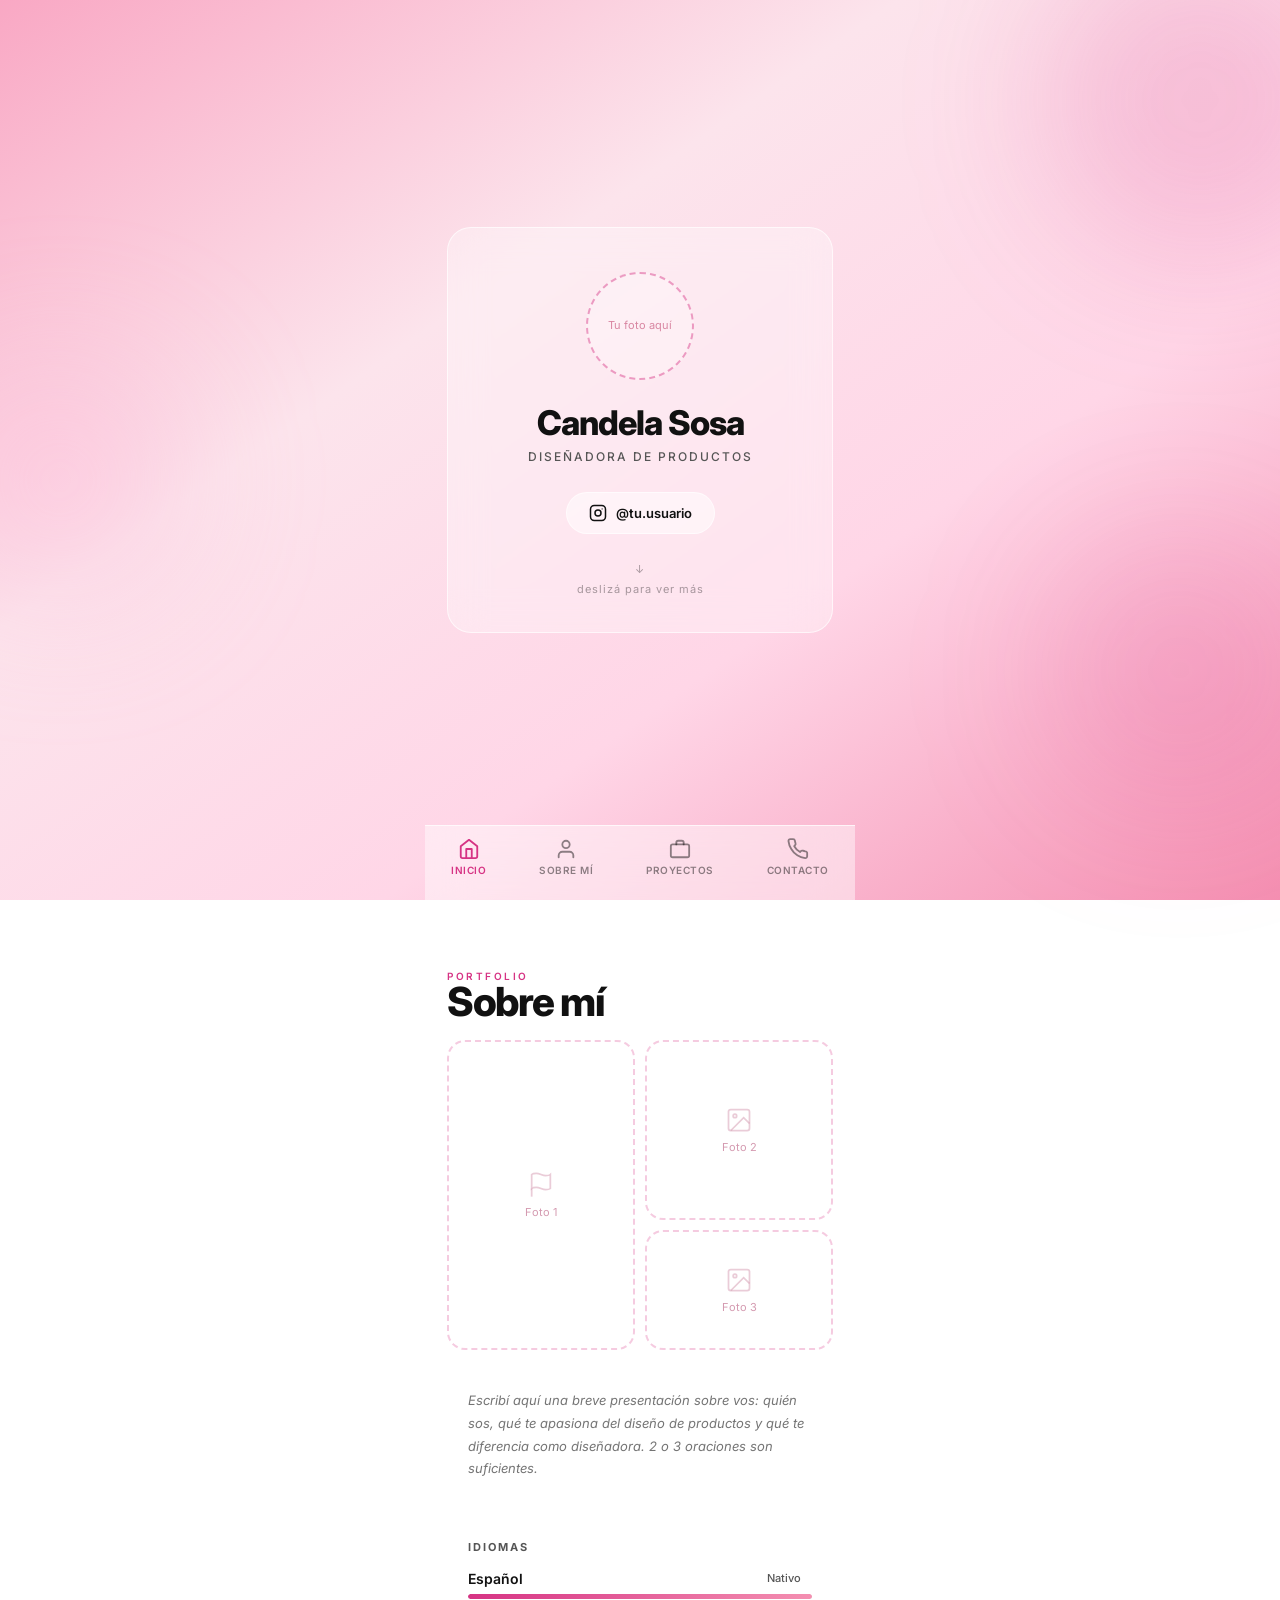
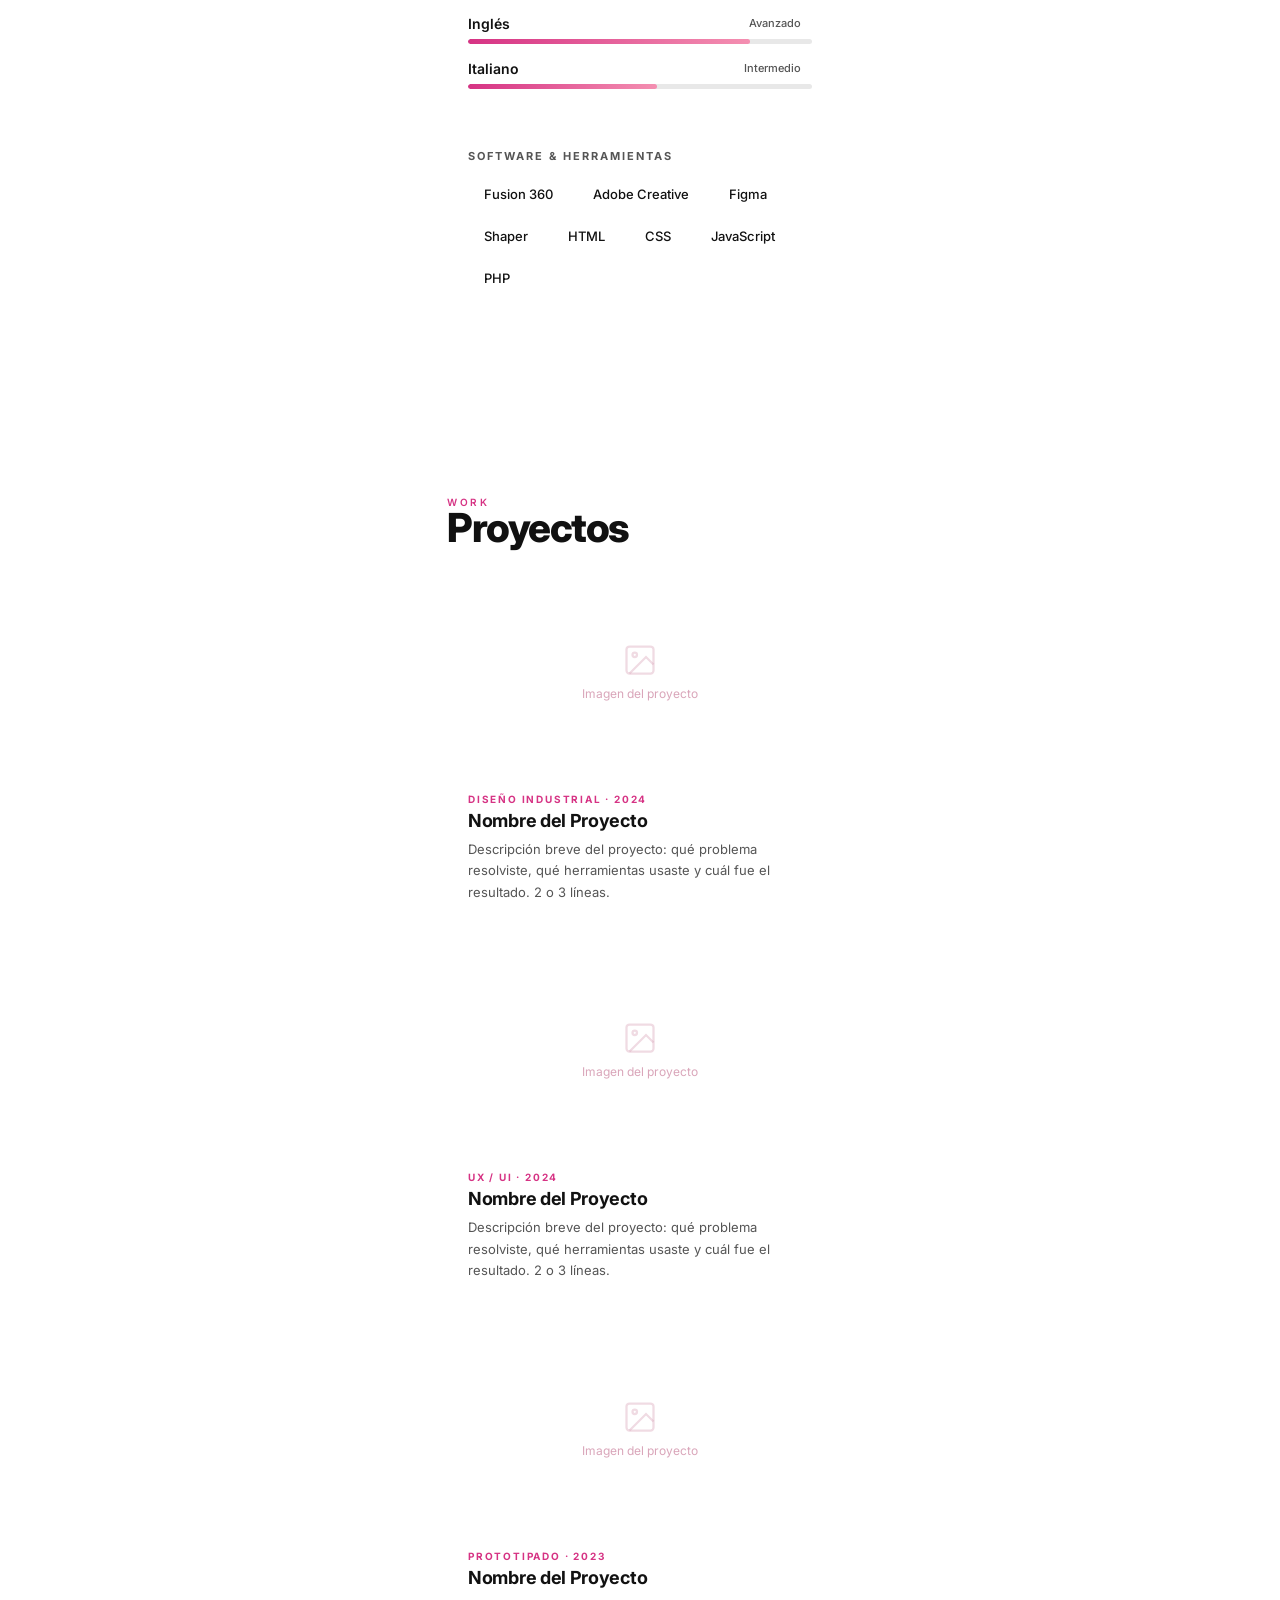
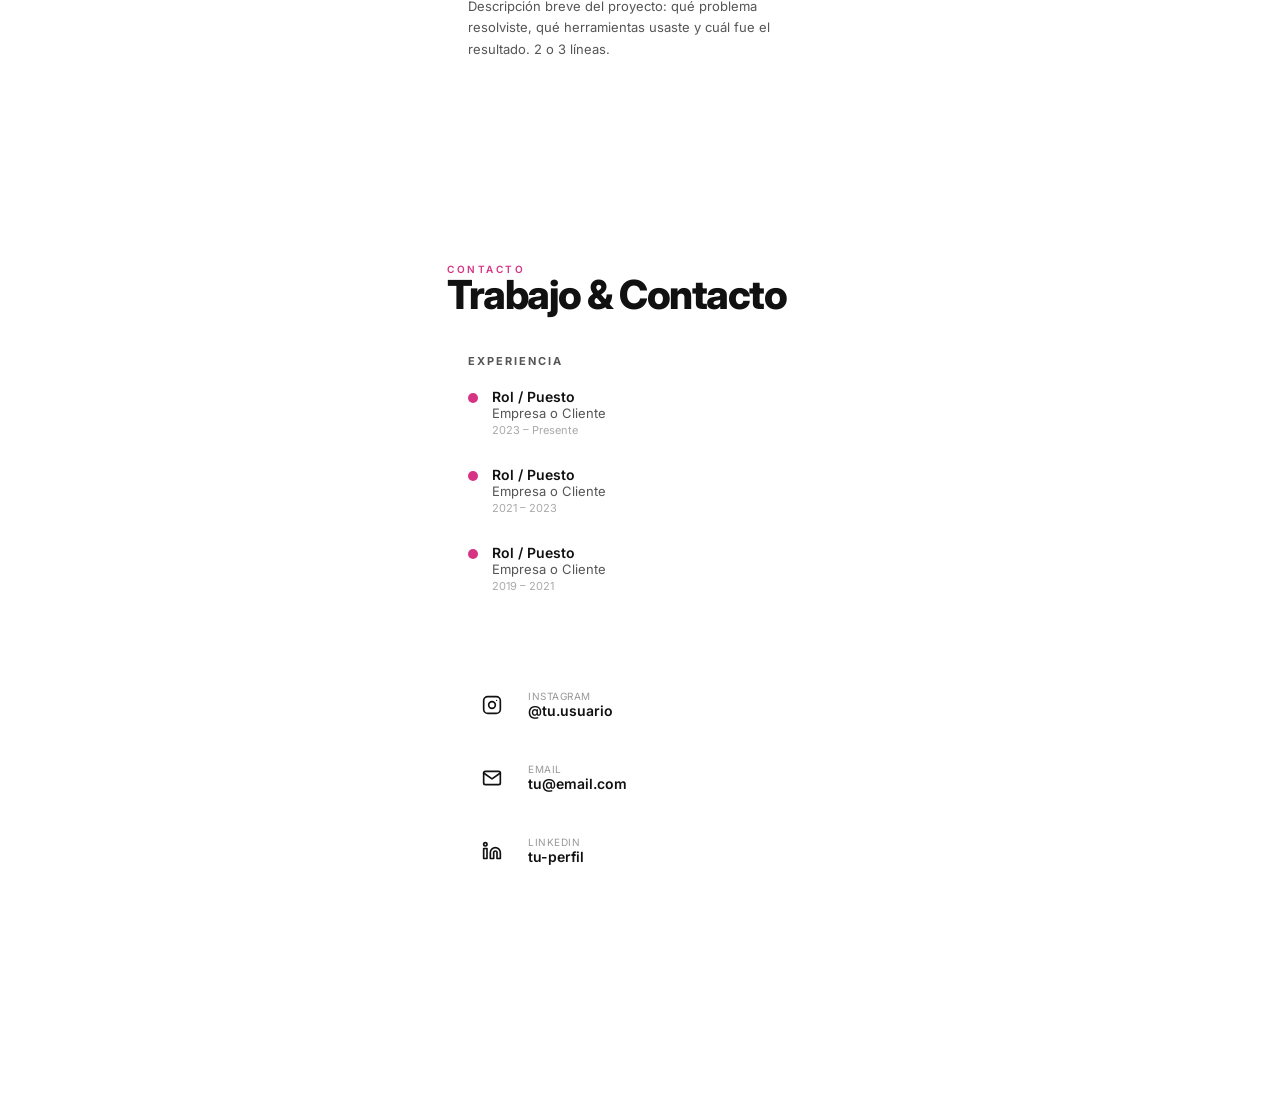
<file: portfolio.html>
<!DOCTYPE html>
<html lang="es">
<head>
  <meta charset="UTF-8" />
  <meta name="viewport" content="width=device-width, initial-scale=1.0" />
  <title>Candela Sosa · Diseñadora de Productos</title>
  <link href="https://fonts.googleapis.com/css2?family=Inter:wght@300;400;500;600;700;800&display=swap" rel="stylesheet">
  <style>
    :root {
      --pink-1: #f9a8c4;
      --pink-2: #fce4ec;
      --pink-3: #ffc2d4;
      --pink-accent: #d63384;
      --glass-bg: rgba(255, 255, 255, 0.32);
      --glass-border: rgba(255, 255, 255, 0.65);
      --text: #111111;
      --text-muted: #555555;
    }

    * {
      box-sizing: border-box;
      margin: 0;
      padding: 0;
    }

    html {
      scroll-behavior: smooth;
    }

    body {
      font-family: 'Inter', sans-serif;
      background: linear-gradient(145deg, #f9a8c4 0%, #fce4ec 35%, #ffd6e7 65%, #f48fb1 100%);
      background-attachment: fixed;
      min-height: 100vh;
      color: var(--text);
      display: flex;
      justify-content: center;
    }

    /* ————— WRAPPER ————— */
    .wrapper {
      width: 100%;
      max-width: 430px;
      position: relative;
    }

    /* ————— FLOATING BLOBS ————— */
    .blob {
      position: fixed;
      border-radius: 50%;
      filter: blur(70px);
      pointer-events: none;
      z-index: 0;
    }
    .blob-a {
      width: 320px; height: 320px;
      background: rgba(214, 51, 132, 0.18);
      top: -60px; right: -80px;
    }
    .blob-b {
      width: 240px; height: 240px;
      background: rgba(255, 182, 215, 0.35);
      top: 40%; left: -60px;
    }
    .blob-c {
      width: 280px; height: 280px;
      background: rgba(214, 51, 132, 0.13);
      bottom: 10%; right: -40px;
    }

    /* ————— SECTIONS ————— */
    section {
      min-height: 100vh;
      padding: 70px 22px 110px;
      position: relative;
      z-index: 1;
      display: flex;
      flex-direction: column;
      gap: 20px;
    }

    /* ————— GLASS CARD ————— */
    .glass {
      background: var(--glass-bg);
      backdrop-filter: blur(18px);
      -webkit-backdrop-filter: blur(18px);
      border: 1px solid var(--glass-border);
      border-radius: 24px;
    }

    /* ————— SECTION HEADER ————— */
    .sec-label {
      font-size: 10px;
      font-weight: 600;
      letter-spacing: 2.5px;
      text-transform: uppercase;
      color: var(--pink-accent);
    }
    .sec-title {
      font-size: 40px;
      font-weight: 800;
      letter-spacing: -1.5px;
      line-height: 1;
      color: var(--text);
    }

    /* ═══════════════════════════════════
       HERO
    ═══════════════════════════════════ */
    #inicio {
      justify-content: center;
      align-items: center;
      text-align: center;
    }

    .hero-card {
      padding: 44px 28px 36px;
      width: 100%;
      display: flex;
      flex-direction: column;
      align-items: center;
      gap: 0;
    }

    .avatar-ring {
      width: 108px;
      height: 108px;
      border-radius: 50%;
      border: 2.5px dashed rgba(214,51,132,0.45);
      display: flex;
      align-items: center;
      justify-content: center;
      margin-bottom: 22px;
      background: rgba(255,255,255,0.25);
      overflow: hidden;
    }
    .avatar-ring img {
      width: 100%;
      height: 100%;
      object-fit: cover;
      border-radius: 50%;
    }
    .avatar-ring span {
      font-size: 11px;
      color: rgba(180,30,80,0.5);
      text-align: center;
      line-height: 1.4;
      padding: 8px;
    }

    .hero-name {
      font-size: 34px;
      font-weight: 800;
      letter-spacing: -1px;
      margin-bottom: 6px;
    }

    .hero-sub {
      font-size: 12px;
      font-weight: 500;
      letter-spacing: 2px;
      text-transform: uppercase;
      color: var(--text-muted);
      margin-bottom: 28px;
    }

    .ig-btn {
      display: inline-flex;
      align-items: center;
      gap: 9px;
      background: rgba(255,255,255,0.5);
      border: 1px solid var(--glass-border);
      border-radius: 100px;
      padding: 11px 22px;
      text-decoration: none;
      color: var(--text);
      font-size: 13px;
      font-weight: 600;
      transition: background 0.2s, transform 0.15s;
    }
    .ig-btn:hover { background: rgba(255,255,255,0.72); transform: scale(1.02); }
    .ig-btn svg { width: 18px; height: 18px; }

    .scroll-hint {
      margin-top: 28px;
      font-size: 11px;
      color: rgba(0,0,0,0.35);
      letter-spacing: 1px;
      display: flex;
      flex-direction: column;
      align-items: center;
      gap: 6px;
    }
    .scroll-hint span { animation: bounce 1.8s infinite; display: block; }
    @keyframes bounce {
      0%, 100% { transform: translateY(0); }
      50%       { transform: translateY(5px); }
    }

    /* ═══════════════════════════════════
       SOBRE MÍ
    ═══════════════════════════════════ */
    #sobre { gap: 18px; }

    .photo-grid {
      display: grid;
      grid-template-columns: 1fr 1fr;
      grid-template-rows: 180px 120px;
      gap: 10px;
    }
    .photo-grid .ph-img:first-child {
      grid-row: 1 / 3;
    }

    .ph-img {
      border-radius: 18px;
      border: 2px dashed rgba(214,51,132,0.25);
      background: rgba(255,255,255,0.28);
      display: flex;
      flex-direction: column;
      align-items: center;
      justify-content: center;
      gap: 6px;
      color: rgba(160,30,80,0.45);
      font-size: 11px;
      text-align: center;
      overflow: hidden;
      cursor: pointer;
      transition: background 0.2s;
    }
    .ph-img:hover { background: rgba(255,255,255,0.42); }
    .ph-img img {
      width: 100%;
      height: 100%;
      object-fit: cover;
      display: block;
    }
    .ph-img svg { width: 28px; height: 28px; opacity: 0.5; }

    .bio-card {
      padding: 20px;
      font-size: 14px;
      line-height: 1.75;
      color: #333;
    }
    .bio-card p {
      /* Editar este texto con tu bio */
      color: rgba(0,0,0,0.55);
      font-style: italic;
      font-size: 13px;
    }

    /* Languages */
    .skill-block {
      padding: 20px;
      display: flex;
      flex-direction: column;
      gap: 14px;
    }
    .skill-block-title {
      font-size: 11px;
      font-weight: 700;
      letter-spacing: 2px;
      text-transform: uppercase;
      color: var(--text-muted);
    }

    .lang-row { display: flex; flex-direction: column; gap: 6px; }
    .lang-top {
      display: flex;
      justify-content: space-between;
      align-items: center;
    }
    .lang-name { font-size: 14px; font-weight: 600; }
    .lang-badge {
      font-size: 11px;
      font-weight: 500;
      color: var(--text-muted);
      background: rgba(255,255,255,0.55);
      border-radius: 100px;
      padding: 3px 11px;
    }
    .bar-track {
      width: 100%;
      height: 5px;
      background: rgba(0,0,0,0.09);
      border-radius: 3px;
      overflow: hidden;
    }
    .bar-fill {
      height: 100%;
      border-radius: 3px;
      background: linear-gradient(90deg, var(--pink-accent), #f48fb1);
    }

    /* Tools */
    .tools-wrap {
      display: flex;
      flex-wrap: wrap;
      gap: 8px;
    }
    .chip {
      background: rgba(255,255,255,0.5);
      border: 1px solid rgba(255,255,255,0.75);
      border-radius: 100px;
      padding: 8px 15px;
      font-size: 13px;
      font-weight: 500;
      white-space: nowrap;
    }

    /* ═══════════════════════════════════
       PROYECTOS
    ═══════════════════════════════════ */
    #proyectos { gap: 18px; }

    .project-card {
      overflow: hidden;
      padding: 0;
    }
    .proj-img-wrap {
      width: 100%;
      height: 210px;
      background: rgba(255,255,255,0.22);
      border-bottom: 1px solid rgba(255,255,255,0.5);
      display: flex;
      align-items: center;
      justify-content: center;
      flex-direction: column;
      gap: 8px;
      color: rgba(160,30,80,0.4);
      font-size: 12px;
      border-radius: 24px 24px 0 0;
      overflow: hidden;
    }
    .proj-img-wrap img {
      width: 100%;
      height: 100%;
      object-fit: cover;
      display: block;
    }
    .proj-img-wrap svg { width: 36px; height: 36px; opacity: 0.4; }

    .proj-body { padding: 16px 20px 22px; }
    .proj-tag {
      font-size: 10px;
      font-weight: 700;
      letter-spacing: 1.8px;
      text-transform: uppercase;
      color: var(--pink-accent);
      margin-bottom: 5px;
    }
    .proj-title {
      font-size: 18px;
      font-weight: 700;
      margin-bottom: 8px;
      letter-spacing: -0.3px;
    }
    .proj-desc {
      font-size: 13px;
      color: var(--text-muted);
      line-height: 1.65;
    }

    /* ═══════════════════════════════════
       TRABAJO & CONTACTO
    ═══════════════════════════════════ */
    #contacto { gap: 18px; }

    .work-card {
      padding: 20px;
      display: flex;
      flex-direction: column;
      gap: 0;
    }
    .work-item {
      display: flex;
      gap: 14px;
      padding: 14px 0;
      border-bottom: 1px solid rgba(255,255,255,0.45);
    }
    .work-item:last-child { border-bottom: none; }
    .work-dot {
      width: 10px;
      height: 10px;
      border-radius: 50%;
      background: var(--pink-accent);
      margin-top: 5px;
      flex-shrink: 0;
    }
    .work-role { font-size: 14px; font-weight: 600; }
    .work-co { font-size: 13px; color: var(--text-muted); }
    .work-yr { font-size: 11px; color: #aaa; margin-top: 2px; }

    .contact-card {
      padding: 22px;
      display: flex;
      flex-direction: column;
      gap: 0;
    }
    .contact-row {
      display: flex;
      align-items: center;
      gap: 14px;
      padding: 14px 0;
      text-decoration: none;
      color: var(--text);
      border-bottom: 1px solid rgba(255,255,255,0.45);
      transition: opacity 0.2s;
    }
    .contact-row:last-child { border-bottom: none; }
    .contact-row:hover { opacity: 0.7; }
    .c-icon {
      width: 44px;
      height: 44px;
      border-radius: 13px;
      background: rgba(255,255,255,0.55);
      display: flex;
      align-items: center;
      justify-content: center;
      flex-shrink: 0;
    }
    .c-icon svg { width: 20px; height: 20px; }
    .c-label { font-size: 10px; color: #999; letter-spacing: 0.5px; text-transform: uppercase; }
    .c-val { font-size: 14px; font-weight: 600; }

    /* ————— BOTTOM NAV ————— */
    .nav {
      position: fixed;
      bottom: 0;
      left: 50%;
      transform: translateX(-50%);
      width: 100%;
      max-width: 430px;
      background: rgba(255,255,255,0.45);
      backdrop-filter: blur(22px);
      -webkit-backdrop-filter: blur(22px);
      border-top: 1px solid rgba(255,255,255,0.7);
      display: flex;
      justify-content: space-around;
      padding: 12px 0 24px;
      z-index: 200;
    }

    .nav a {
      display: flex;
      flex-direction: column;
      align-items: center;
      gap: 4px;
      text-decoration: none;
      color: rgba(0,0,0,0.45);
      font-size: 10px;
      font-weight: 600;
      letter-spacing: 0.5px;
      text-transform: uppercase;
      transition: color 0.2s;
    }
    .nav a.active, .nav a:hover { color: var(--pink-accent); }
    .nav a svg { width: 22px; height: 22px; }

    /* ————— UTIL ————— */
    .divider {
      height: 1px;
      background: rgba(255,255,255,0.5);
      margin: 4px 0;
    }
  </style>
</head>
<body>

<div class="blob blob-a"></div>
<div class="blob blob-b"></div>
<div class="blob blob-c"></div>

<div class="wrapper">

  <!-- ══════════ HERO ══════════ -->
  <section id="inicio">
    <div class="glass hero-card">

      <!-- Reemplazá el src con tu foto -->
      <div class="avatar-ring">
        <span>Tu foto aquí</span>
      </div>

      <h1 class="hero-name">Candela Sosa</h1>
      <p class="hero-sub">Diseñadora de Productos</p>

      <!-- Reemplazá href con tu link de Instagram -->
      <a class="ig-btn" href="https://www.instagram.com/tu.usuario" target="_blank" rel="noopener">
        <svg viewBox="0 0 24 24" fill="none" stroke="currentColor" stroke-width="2" stroke-linecap="round" stroke-linejoin="round">
          <rect x="2" y="2" width="20" height="20" rx="5" ry="5"/>
          <circle cx="12" cy="12" r="4"/>
          <circle cx="17.5" cy="6.5" r="0.8" fill="currentColor" stroke="none"/>
        </svg>
        @tu.usuario
      </a>

      <div class="scroll-hint">
        <span>↓</span>
        deslizá para ver más
      </div>
    </div>
  </section>

  <!-- ══════════ SOBRE MÍ ══════════ -->
  <section id="sobre">
    <div>
      <p class="sec-label">Portfolio</p>
      <h2 class="sec-title">Sobre mí</h2>
    </div>

    <!-- Fotos — reemplazá por <img src="tu-foto.jpg" alt=""> dentro de cada .ph-img -->
    <div class="photo-grid">
      <div class="ph-img">
        <svg viewBox="0 0 24 24" fill="none" stroke="currentColor" stroke-width="1.5">
          <path d="M4 15s1-1 4-1 5 2 8 2 4-1 4-1V3s-1 1-4 1-5-2-8-2-4 1-4 1z"/>
          <line x1="4" y1="22" x2="4" y2="15"/>
        </svg>
        <span>Foto 1</span>
      </div>
      <div class="ph-img">
        <svg viewBox="0 0 24 24" fill="none" stroke="currentColor" stroke-width="1.5">
          <rect x="3" y="3" width="18" height="18" rx="2"/>
          <circle cx="8.5" cy="8.5" r="1.5"/>
          <polyline points="21 15 16 10 5 21"/>
        </svg>
        <span>Foto 2</span>
      </div>
      <div class="ph-img">
        <svg viewBox="0 0 24 24" fill="none" stroke="currentColor" stroke-width="1.5">
          <rect x="3" y="3" width="18" height="18" rx="2"/>
          <circle cx="8.5" cy="8.5" r="1.5"/>
          <polyline points="21 15 16 10 5 21"/>
        </svg>
        <span>Foto 3</span>
      </div>
    </div>

    <!-- Bio — editá este texto con tu presentación -->
    <div class="glass bio-card">
      <p>Escribí aquí una breve presentación sobre vos: quién sos, qué te apasiona del diseño de productos y qué te diferencia como diseñadora. 2 o 3 oraciones son suficientes.</p>
    </div>

    <!-- Idiomas -->
    <div class="glass skill-block">
      <p class="skill-block-title">Idiomas</p>

      <div class="lang-row">
        <div class="lang-top">
          <span class="lang-name">Español</span>
          <span class="lang-badge">Nativo</span>
        </div>
        <div class="bar-track"><div class="bar-fill" style="width:100%"></div></div>
      </div>

      <div class="lang-row">
        <div class="lang-top">
          <span class="lang-name">Inglés</span>
          <span class="lang-badge">Avanzado</span>
        </div>
        <div class="bar-track"><div class="bar-fill" style="width:82%"></div></div>
      </div>

      <div class="lang-row">
        <div class="lang-top">
          <span class="lang-name">Italiano</span>
          <span class="lang-badge">Intermedio</span>
        </div>
        <div class="bar-track"><div class="bar-fill" style="width:55%"></div></div>
      </div>
    </div>

    <!-- Programas -->
    <div class="glass skill-block">
      <p class="skill-block-title">Software & Herramientas</p>
      <div class="tools-wrap">
        <span class="chip">Fusion 360</span>
        <span class="chip">Adobe Creative</span>
        <span class="chip">Figma</span>
        <span class="chip">Shaper</span>
        <span class="chip">HTML</span>
        <span class="chip">CSS</span>
        <span class="chip">JavaScript</span>
        <span class="chip">PHP</span>
      </div>
    </div>
  </section>

  <!-- ══════════ PROYECTOS ══════════ -->
  <section id="proyectos">
    <div>
      <p class="sec-label">Work</p>
      <h2 class="sec-title">Proyectos</h2>
    </div>

    <!-- Proyecto 1 — reemplazá el contenido con tu proyecto real -->
    <div class="glass project-card">
      <div class="proj-img-wrap">
        <!-- <img src="proyecto1.jpg" alt="Proyecto 1"> -->
        <svg viewBox="0 0 24 24" fill="none" stroke="currentColor" stroke-width="1.5">
          <rect x="3" y="3" width="18" height="18" rx="2"/>
          <circle cx="8.5" cy="8.5" r="1.5"/>
          <polyline points="21 15 16 10 5 21"/>
        </svg>
        <span>Imagen del proyecto</span>
      </div>
      <div class="proj-body">
        <p class="proj-tag">Diseño Industrial · 2024</p>
        <h3 class="proj-title">Nombre del Proyecto</h3>
        <p class="proj-desc">Descripción breve del proyecto: qué problema resolviste, qué herramientas usaste y cuál fue el resultado. 2 o 3 líneas.</p>
      </div>
    </div>

    <!-- Proyecto 2 -->
    <div class="glass project-card">
      <div class="proj-img-wrap">
        <!-- <img src="proyecto2.jpg" alt="Proyecto 2"> -->
        <svg viewBox="0 0 24 24" fill="none" stroke="currentColor" stroke-width="1.5">
          <rect x="3" y="3" width="18" height="18" rx="2"/>
          <circle cx="8.5" cy="8.5" r="1.5"/>
          <polyline points="21 15 16 10 5 21"/>
        </svg>
        <span>Imagen del proyecto</span>
      </div>
      <div class="proj-body">
        <p class="proj-tag">UX / UI · 2024</p>
        <h3 class="proj-title">Nombre del Proyecto</h3>
        <p class="proj-desc">Descripción breve del proyecto: qué problema resolviste, qué herramientas usaste y cuál fue el resultado. 2 o 3 líneas.</p>
      </div>
    </div>

    <!-- Proyecto 3 -->
    <div class="glass project-card">
      <div class="proj-img-wrap">
        <!-- <img src="proyecto3.jpg" alt="Proyecto 3"> -->
        <svg viewBox="0 0 24 24" fill="none" stroke="currentColor" stroke-width="1.5">
          <rect x="3" y="3" width="18" height="18" rx="2"/>
          <circle cx="8.5" cy="8.5" r="1.5"/>
          <polyline points="21 15 16 10 5 21"/>
        </svg>
        <span>Imagen del proyecto</span>
      </div>
      <div class="proj-body">
        <p class="proj-tag">Prototipado · 2023</p>
        <h3 class="proj-title">Nombre del Proyecto</h3>
        <p class="proj-desc">Descripción breve del proyecto: qué problema resolviste, qué herramientas usaste y cuál fue el resultado. 2 o 3 líneas.</p>
      </div>
    </div>
  </section>

  <!-- ══════════ TRABAJO & CONTACTO ══════════ -->
  <section id="contacto">
    <div>
      <p class="sec-label">Contacto</p>
      <h2 class="sec-title">Trabajo &amp; Contacto</h2>
    </div>

    <!-- Experiencia — editá con tus trabajos reales -->
    <div class="glass work-card">
      <p class="skill-block-title" style="margin-bottom:6px">Experiencia</p>

      <div class="work-item">
        <div class="work-dot"></div>
        <div>
          <p class="work-role">Rol / Puesto</p>
          <p class="work-co">Empresa o Cliente</p>
          <p class="work-yr">2023 – Presente</p>
        </div>
      </div>

      <div class="work-item">
        <div class="work-dot"></div>
        <div>
          <p class="work-role">Rol / Puesto</p>
          <p class="work-co">Empresa o Cliente</p>
          <p class="work-yr">2021 – 2023</p>
        </div>
      </div>

      <div class="work-item">
        <div class="work-dot"></div>
        <div>
          <p class="work-role">Rol / Puesto</p>
          <p class="work-co">Empresa o Cliente</p>
          <p class="work-yr">2019 – 2021</p>
        </div>
      </div>
    </div>

    <!-- Contacto -->
    <div class="glass contact-card">

      <!-- Instagram — reemplazá href y texto -->
      <a class="contact-row" href="https://www.instagram.com/tu.usuario" target="_blank" rel="noopener">
        <div class="c-icon">
          <svg viewBox="0 0 24 24" fill="none" stroke="currentColor" stroke-width="2" stroke-linecap="round" stroke-linejoin="round">
            <rect x="2" y="2" width="20" height="20" rx="5"/>
            <circle cx="12" cy="12" r="4"/>
            <circle cx="17.5" cy="6.5" r="0.8" fill="currentColor" stroke="none"/>
          </svg>
        </div>
        <div>
          <p class="c-label">Instagram</p>
          <p class="c-val">@tu.usuario</p>
        </div>
      </a>

      <!-- Email — reemplazá con tu email -->
      <a class="contact-row" href="mailto:tu@email.com">
        <div class="c-icon">
          <svg viewBox="0 0 24 24" fill="none" stroke="currentColor" stroke-width="2" stroke-linecap="round" stroke-linejoin="round">
            <path d="M4 4h16c1.1 0 2 .9 2 2v12c0 1.1-.9 2-2 2H4c-1.1 0-2-.9-2-2V6c0-1.1.9-2 2-2z"/>
            <polyline points="22,6 12,13 2,6"/>
          </svg>
        </div>
        <div>
          <p class="c-label">Email</p>
          <p class="c-val">tu@email.com</p>
        </div>
      </a>

      <!-- LinkedIn — reemplazá con tu perfil -->
      <a class="contact-row" href="https://www.linkedin.com/in/tu-perfil" target="_blank" rel="noopener">
        <div class="c-icon">
          <svg viewBox="0 0 24 24" fill="none" stroke="currentColor" stroke-width="2" stroke-linecap="round" stroke-linejoin="round">
            <path d="M16 8a6 6 0 0 1 6 6v7h-4v-7a2 2 0 0 0-2-2 2 2 0 0 0-2 2v7h-4v-7a6 6 0 0 1 6-6z"/>
            <rect x="2" y="9" width="4" height="12"/>
            <circle cx="4" cy="4" r="2"/>
          </svg>
        </div>
        <div>
          <p class="c-label">LinkedIn</p>
          <p class="c-val">tu-perfil</p>
        </div>
      </a>

    </div>
  </section>

</div><!-- /wrapper -->

<!-- ══════════ BOTTOM NAV ══════════ -->
<nav class="nav">
  <a href="#inicio" class="active">
    <svg viewBox="0 0 24 24" fill="none" stroke="currentColor" stroke-width="2" stroke-linecap="round" stroke-linejoin="round">
      <path d="M3 9l9-7 9 7v11a2 2 0 0 1-2 2H5a2 2 0 0 1-2-2z"/>
      <polyline points="9 22 9 12 15 12 15 22"/>
    </svg>
    Inicio
  </a>
  <a href="#sobre">
    <svg viewBox="0 0 24 24" fill="none" stroke="currentColor" stroke-width="2" stroke-linecap="round" stroke-linejoin="round">
      <path d="M20 21v-2a4 4 0 0 0-4-4H8a4 4 0 0 0-4 4v2"/>
      <circle cx="12" cy="7" r="4"/>
    </svg>
    Sobre mí
  </a>
  <a href="#proyectos">
    <svg viewBox="0 0 24 24" fill="none" stroke="currentColor" stroke-width="2" stroke-linecap="round" stroke-linejoin="round">
      <rect x="2" y="7" width="20" height="14" rx="2"/>
      <path d="M16 7V5a2 2 0 0 0-2-2h-4a2 2 0 0 0-2 2v2"/>
    </svg>
    Proyectos
  </a>
  <a href="#contacto">
    <svg viewBox="0 0 24 24" fill="none" stroke="currentColor" stroke-width="2" stroke-linecap="round" stroke-linejoin="round">
      <path d="M22 16.92v3a2 2 0 0 1-2.18 2 19.79 19.79 0 0 1-8.63-3.07A19.5 19.5 0 0 1 4.69 12 19.79 19.79 0 0 1 1.61 3.4 2 2 0 0 1 3.6 1.22h3a2 2 0 0 1 2 1.72 12.84 12.84 0 0 0 .7 2.81 2 2 0 0 1-.45 2.11L7.91 8.96a16 16 0 0 0 6.29 6.29l.91-.91a2 2 0 0 1 2.11-.45 12.84 12.84 0 0 0 2.81.7A2 2 0 0 1 22 16.92z"/>
    </svg>
    Contacto
  </a>
</nav>

<script>
  const sections = document.querySelectorAll('section');
  const navLinks = document.querySelectorAll('.nav a');

  const observer = new IntersectionObserver(entries => {
    entries.forEach(entry => {
      if (entry.isIntersecting) {
        navLinks.forEach(a => a.classList.remove('active'));
        const active = document.querySelector(`.nav a[href="#${entry.target.id}"]`);
        if (active) active.classList.add('active');
      }
    });
  }, { threshold: 0.45 });

  sections.forEach(s => observer.observe(s));
</script>

</body>
</html>
</file>
